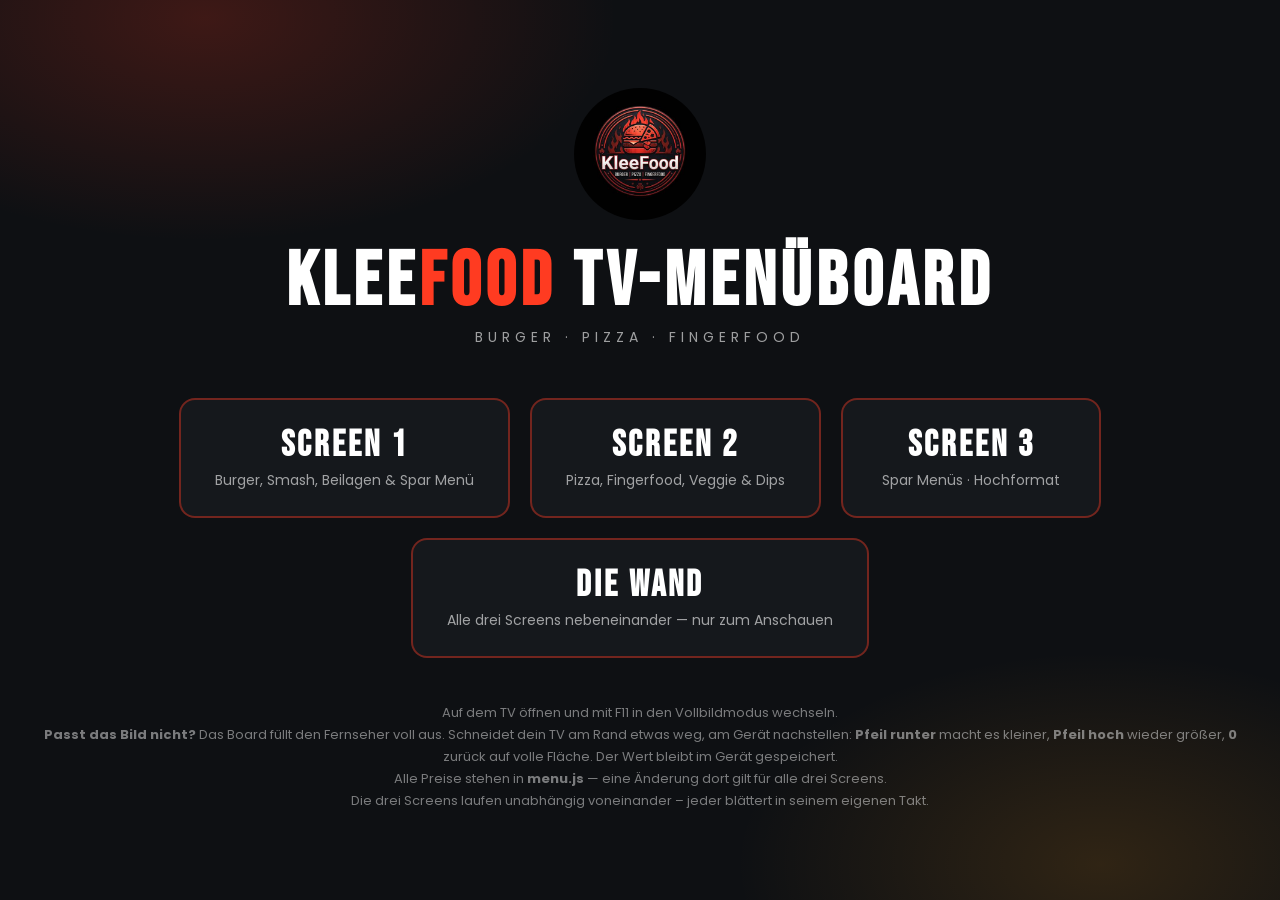
<file: index.html>
<!DOCTYPE html>
<html lang="de">
<head>
<meta charset="UTF-8">
<title>KLEEFOOD TV-Menüboard</title>
<link href="https://fonts.googleapis.com/css2?family=Bebas+Neue&family=Montserrat:wght@900&family=Poppins:wght@300;600&display=swap" rel="stylesheet">
<style>
  *{margin:0;padding:0;box-sizing:border-box}
  body{min-height:100vh;display:flex;align-items:center;justify-content:center;
       background:#0e1013;color:#fff;font-family:'Poppins',system-ui,Arial,sans-serif;padding:40px;
       background-image:radial-gradient(52% 40% at 16% 2%,rgba(255,59,33,.20),transparent 62%),
                        radial-gradient(46% 38% at 86% 96%,rgba(255,159,28,.14),transparent 62%)}
  .mitte{text-align:center}
  img.logo{width:132px;height:132px;border-radius:50%;object-fit:cover;margin-bottom:18px}
  h1{font-family:'Bebas Neue',sans-serif;font-size:76px;letter-spacing:5px;line-height:1}
  h1 em{font-style:normal;color:#FF3B21}
  p.unter{color:rgba(255,255,255,.6);letter-spacing:5px;text-transform:uppercase;font-size:14px;margin-top:6px}
  .links{display:flex;flex-wrap:wrap;justify-content:center;margin-top:40px}
  a{display:block;padding:24px 34px;border-radius:16px;text-decoration:none;color:#fff;
    border:2px solid rgba(255,59,33,.4);background:#15181c;margin:10px;min-width:260px;
    transition:transform .3s ease,border-color .3s ease}
  a:hover{transform:translateY(-6px);border-color:#FF3B21}
  a b{font-family:'Bebas Neue',sans-serif;font-size:36px;letter-spacing:3px;display:block}
  a span{font-size:14px;color:rgba(255,255,255,.6)}
  .hinweis{margin-top:34px;font-size:13px;color:rgba(255,255,255,.45);line-height:1.7}
</style>
</head>
<body>
<div class="mitte">
  <img class="logo" src="logo.jpg" alt="KleeFood">
  <h1>KLEE<em>FOOD</em> TV-MENÜBOARD</h1>
  <p class="unter">Burger · Pizza · Fingerfood</p>

  <div class="links">
    <a href="screen_left.html"><b>SCREEN 1</b><span>Burger, Smash, Beilagen &amp; Spar Menü</span></a>
    <a href="screen_right.html"><b>SCREEN 2</b><span>Pizza, Fingerfood, Veggie &amp; Dips</span></a>
    <a href="screen_portrait.html"><b>SCREEN 3</b><span>Spar Menüs · Hochformat</span></a>
    <a href="wand.html"><b>DIE WAND</b><span>Alle drei Screens nebeneinander — nur zum Anschauen</span></a>
  </div>

  <p class="hinweis">
    Auf dem TV öffnen und mit F11 in den Vollbildmodus wechseln.<br>
    <b>Passt das Bild nicht?</b> Das Board füllt den Fernseher voll aus. Schneidet dein TV am Rand etwas weg, am Gerät nachstellen: <b>Pfeil runter</b> macht es kleiner, <b>Pfeil hoch</b> wieder größer, <b>0</b> zurück auf volle Fläche. Der Wert bleibt im Gerät gespeichert.<br>
    Alle Preise stehen in <b>menu.js</b> — eine Änderung dort gilt für alle drei Screens.<br>
    Die drei Screens laufen unabhängig voneinander – jeder blättert in seinem eigenen Takt.
  </p>
</div>
</body>
</html>
</file>
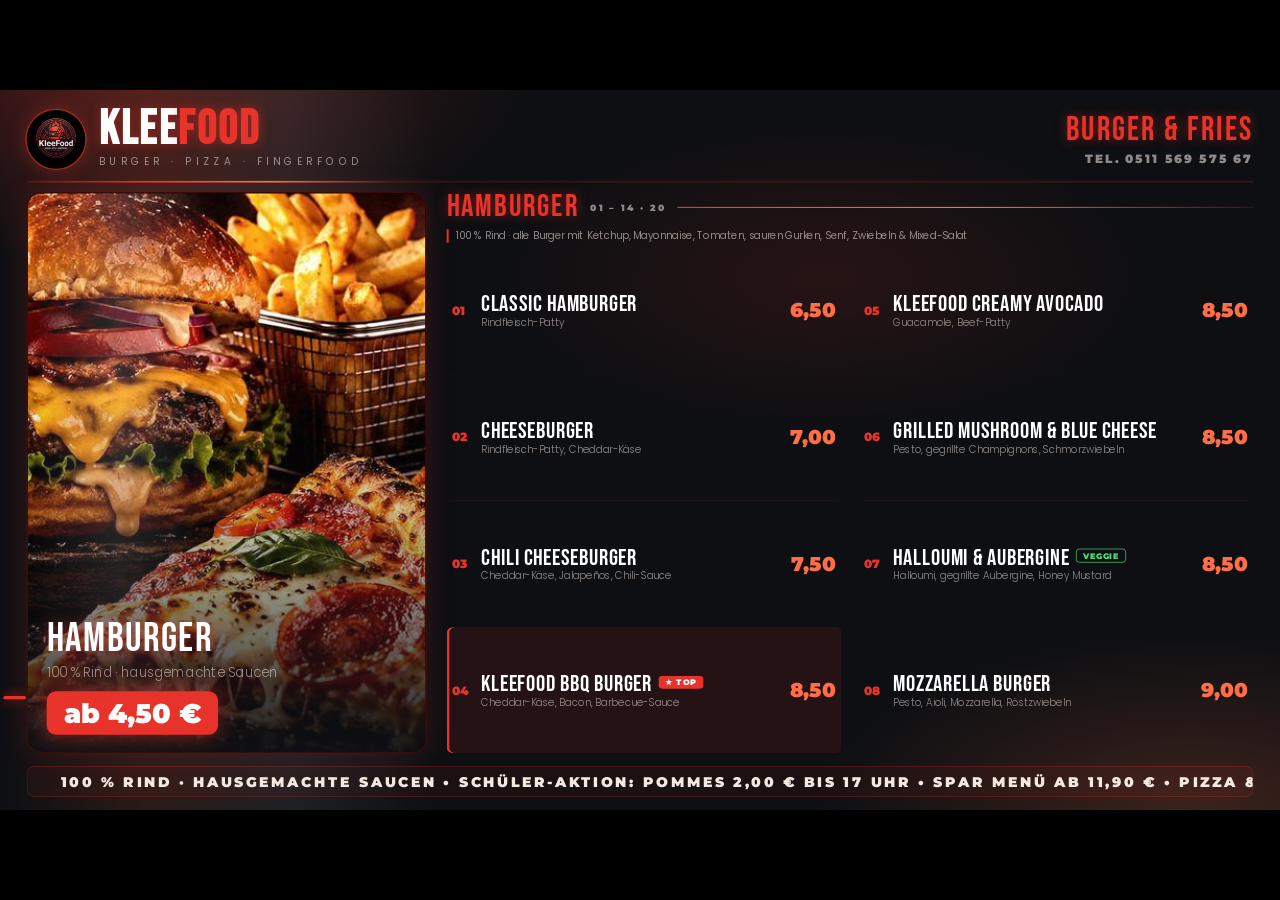
<file: screen_left.html>
<!DOCTYPE html>
<html lang="de">
<head>
<meta charset="UTF-8">
<title>KLEEFOOD – Screen 1 – Burger &amp; Fries</title>
<link href="https://fonts.googleapis.com/css2?family=Bebas+Neue&family=Montserrat:wght@800;900&family=Poppins:wght@300;500;600&display=swap" rel="stylesheet">
<link rel="stylesheet" href="board.css">
</head>
<body>

<!-- SCREEN 1 (1920x1080) – Burger, Smash, Beilagen
     Magazin-Aufbau: links ein großes Foto, rechts die Liste in zwei Spalten.
     Dieser Screen läuft für sich, unabhängig von den anderen beiden.
     Inhalte und Preise stehen in menu.js, das Aussehen in board.css       -->

<div id="stage" class="quer">
  <div id="glut"></div>
  <div id="streifen"></div>

  <header>
    <img class="logo" src="logo.jpg" alt="KleeFood">
    <div class="marke">
      <h1>KLEE<em>FOOD</em></h1>
      <p>Burger · Pizza · Fingerfood</p>
    </div>
    <div class="kopf-rechts">
      <div class="gross">BURGER &amp; FRIES</div>
      <div class="klein" id="tel"></div>
    </div>
  </header>
  <div class="kopflinie"><i></i></div>

  <div id="seiten"></div>
  <div id="punkte"></div>

  <footer><div id="laufband"></div></footer>
</div>

<script>var SEITE_S = 13;</script>
<script src="menu.js"></script>
<script src="board.js"></script>
<script>
document.getElementById('tel').textContent = TELEFON;
document.getElementById('laufband').innerHTML = laufband(TICKER.links);

starten([
  /* Seite 1 – Hamburger 01 bis 08 */
  seite(foto('fotos/hero.jpg', 'HAMBURGER', '100 % Rind · hausgemachte Saucen', 'ab 4,50 €'),
        block(MENU.hamburger, 0, 8)),

  /* Seite 2 – Hamburger 09 bis 20 */
  seite(foto('fotos/menu2.jpg', 'DOUBLE SMASH', 'Zwei Patties · Cheddar · Pommes', 'ab 6,00 €'),
        block(MENU.hamburger, 8)),

  /* Seite 3 – Smash Burger und die Schüler-Aktion */
  seite(foto('fotos/menu1.jpg', 'SMASH BURGER', 'Frisch auf der Platte gepresst', 'ab 4,50 €'),
        blockEinspaltig(MENU.smash) + aktionBlock()),

  /* Seite 4 – Beilagen */
  seite(foto('fotos/menu3.jpg', 'BEILAGEN', 'Pommes, Wedges & mehr', 'ab 3,00 €'),
        block(MENU.beilagen))
]);
</script>
</body>
</html>
</file>
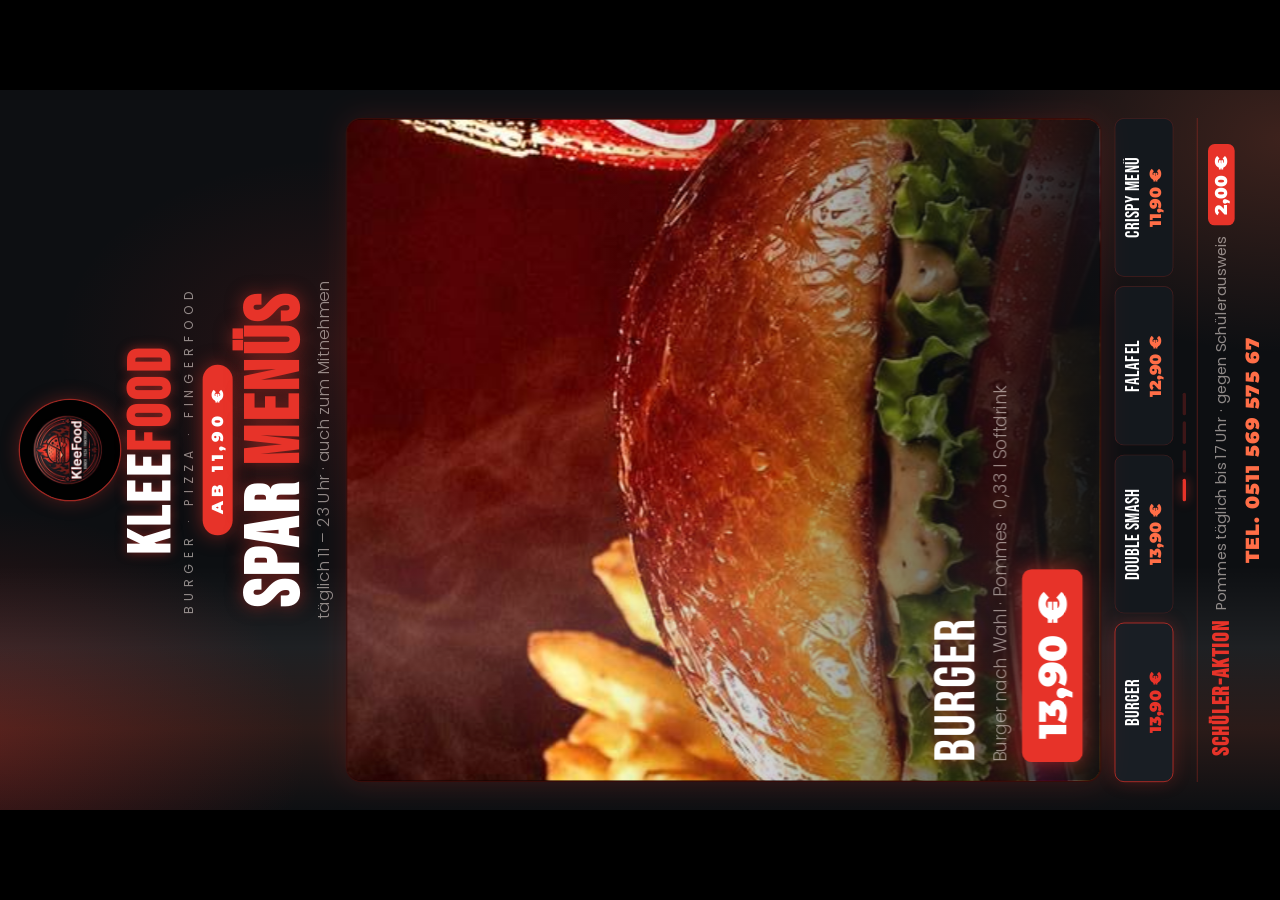
<file: screen_portrait.html>
<!DOCTYPE html>
<html lang="de">
<head>
<meta charset="UTF-8">
<title>KLEEFOOD – Screen 3 – Spar Menüs</title>
<link href="https://fonts.googleapis.com/css2?family=Bebas+Neue&family=Montserrat:wght@800;900&family=Poppins:wght@300;500;600&display=swap" rel="stylesheet">
<link rel="stylesheet" href="board.css">
</head>
<body>

<!-- SCREEN 3 (1080x1920, Hochformat) – die Spar Menüs
     Magazin-Aufbau hochkant: oben das große Foto, darunter die übrigen Menüs.
     Dieser Screen läuft für sich, unabhängig von den anderen beiden.
     Querformat-Signal? Dann dreht sich die Bühne auf 270°, Taste "R" kehrt um.
     Inhalte und Preise stehen in menu.js, das Aussehen in board.css       -->

<div id="stage" class="hoch">
  <div id="glut"></div>
  <div id="streifen"></div>

  <header>
    <img class="logo" src="logo.jpg" alt="KleeFood">
    <div class="marke">
      <h1>KLEE<em>FOOD</em></h1>
      <p>Burger · Pizza · Fingerfood</p>
    </div>
  </header>

  <div class="hochtitel">
    <div class="ab" id="ab"></div>
    <h2>SPAR <em>MENÜS</em></h2>
    <p id="info"></p>
  </div>

  <div id="seiten"></div>
  <div id="punkte"></div>

  <div id="hochfuss">
    <div class="zeile1" id="aktion"></div>
    <div class="tel" id="tel"></div>
  </div>
</div>

<script>var SEITE_S = 11;</script>
<script src="menu.js"></script>
<script src="board.js"></script>
<script>
document.getElementById('ab').textContent   = SPAR.ab.toUpperCase();
document.getElementById('info').textContent = SPAR.info;
document.getElementById('tel').textContent  = TELEFON;
document.getElementById('aktion').innerHTML =
  '<b>' + AKTION.titel + '</b>Pommes ' + AKTION.info + '<span>' + AKTION.preis + '</span>';

/* Je Seite ein Menü groß, die übrigen klein darunter */
starten([
  menueSeite(0),
  menueSeite(1),
  menueSeite(2),
  menueSeite(3)
]);
</script>
</body>
</html>
</file>
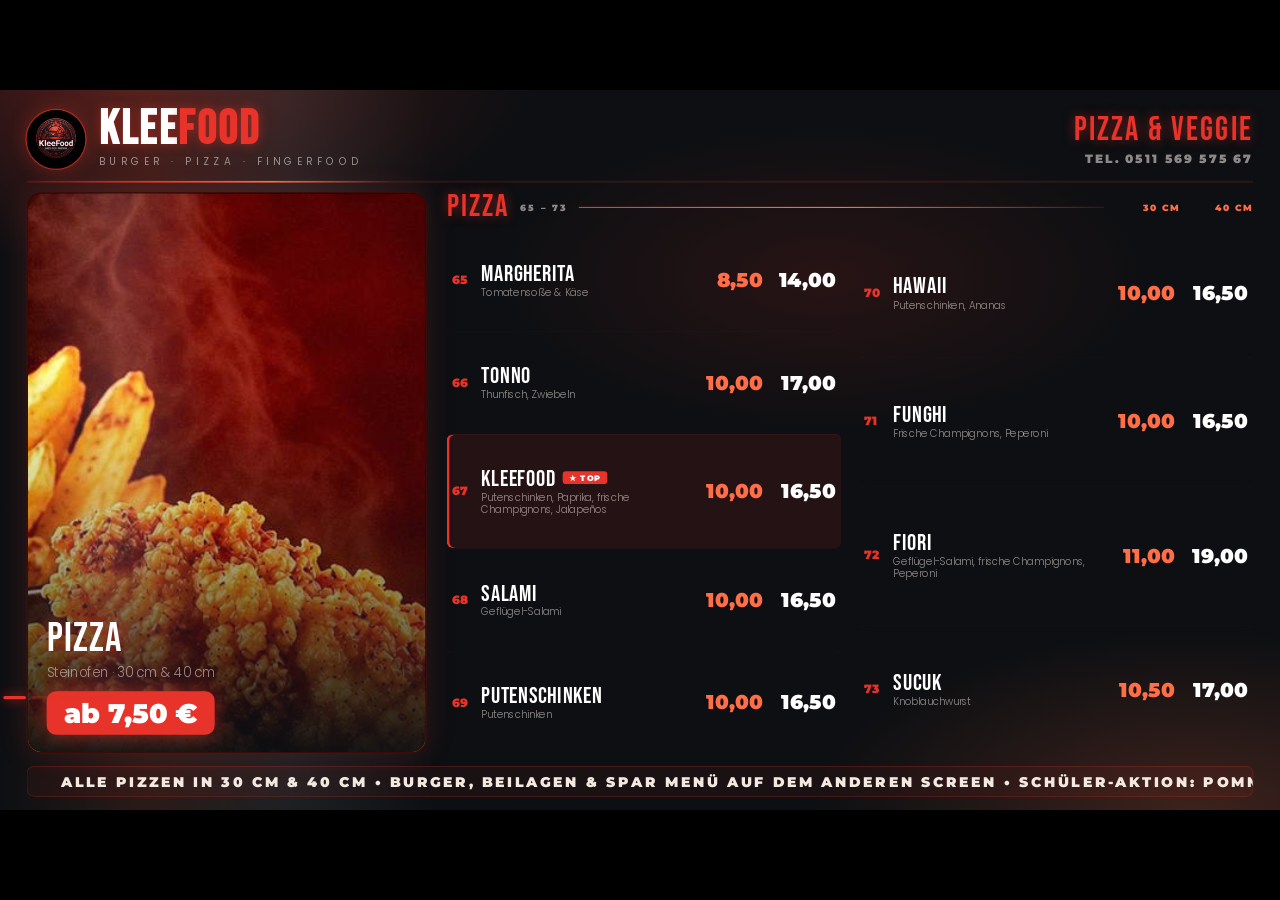
<file: screen_right.html>
<!DOCTYPE html>
<html lang="de">
<head>
<meta charset="UTF-8">
<title>KLEEFOOD – Screen 2 – Pizza &amp; Veggie</title>
<link href="https://fonts.googleapis.com/css2?family=Bebas+Neue&family=Montserrat:wght@800;900&family=Poppins:wght@300;500;600&display=swap" rel="stylesheet">
<link rel="stylesheet" href="board.css">
</head>
<body>

<!-- SCREEN 2 (1920x1080) – Pizza, Fingerfood, Vegetarisch, Dips
     Magazin-Aufbau: links ein großes Foto, rechts die Liste in zwei Spalten.
     Dieser Screen läuft für sich, unabhängig von den anderen beiden.
     Inhalte und Preise stehen in menu.js, das Aussehen in board.css       -->

<div id="stage" class="quer">
  <div id="glut"></div>
  <div id="streifen"></div>

  <header>
    <img class="logo" src="logo.jpg" alt="KleeFood">
    <div class="marke">
      <h1>KLEE<em>FOOD</em></h1>
      <p>Burger · Pizza · Fingerfood</p>
    </div>
    <div class="kopf-rechts">
      <div class="gross">PIZZA &amp; VEGGIE</div>
      <div class="klein" id="tel"></div>
    </div>
  </header>
  <div class="kopflinie"><i></i></div>

  <div id="seiten"></div>
  <div id="punkte"></div>

  <footer><div id="laufband"></div></footer>
</div>

<script>var SEITE_S = 15;</script>
<script src="menu.js"></script>
<script src="board.js"></script>
<script>
document.getElementById('tel').textContent = TELEFON;
document.getElementById('laufband').innerHTML = laufband(TICKER.rechts);

starten([
  /* Seite 1 – Pizza 65 bis 73 */
  seite(foto('fotos/menu4.jpg', 'PIZZA', 'Steinofen · 30 cm & 40 cm', 'ab 7,50 €'),
        block(MENU.pizzaA)),

  /* Seite 2 – Pizza 74 bis 82 */
  seite(foto('fotos/hero.jpg', 'PIZZA SPEZIAL', 'Reichlich belegt · 30 cm & 40 cm', 'ab 7,50 €'),
        block(MENU.pizzaB)),

  /* Seite 3 – Fingerfood */
  seite(foto('fotos/menu3.jpg', 'FINGERFOOD', 'Klein oder groß · zum Teilen', 'ab 5,00 €'),
        block(MENU.fingerfood)),

  /* Seite 4 – Vegetarisch und die Dips */
  seite(foto('fotos/menu2.jpg', 'VEGETARISCH', 'Falafel, Halloumi & mehr', 'ab 6,50 €'),
        blockEinspaltig(MENU.vegetarisch) + dipBlock(MENU.dips))
]);
</script>
</body>
</html>
</file>
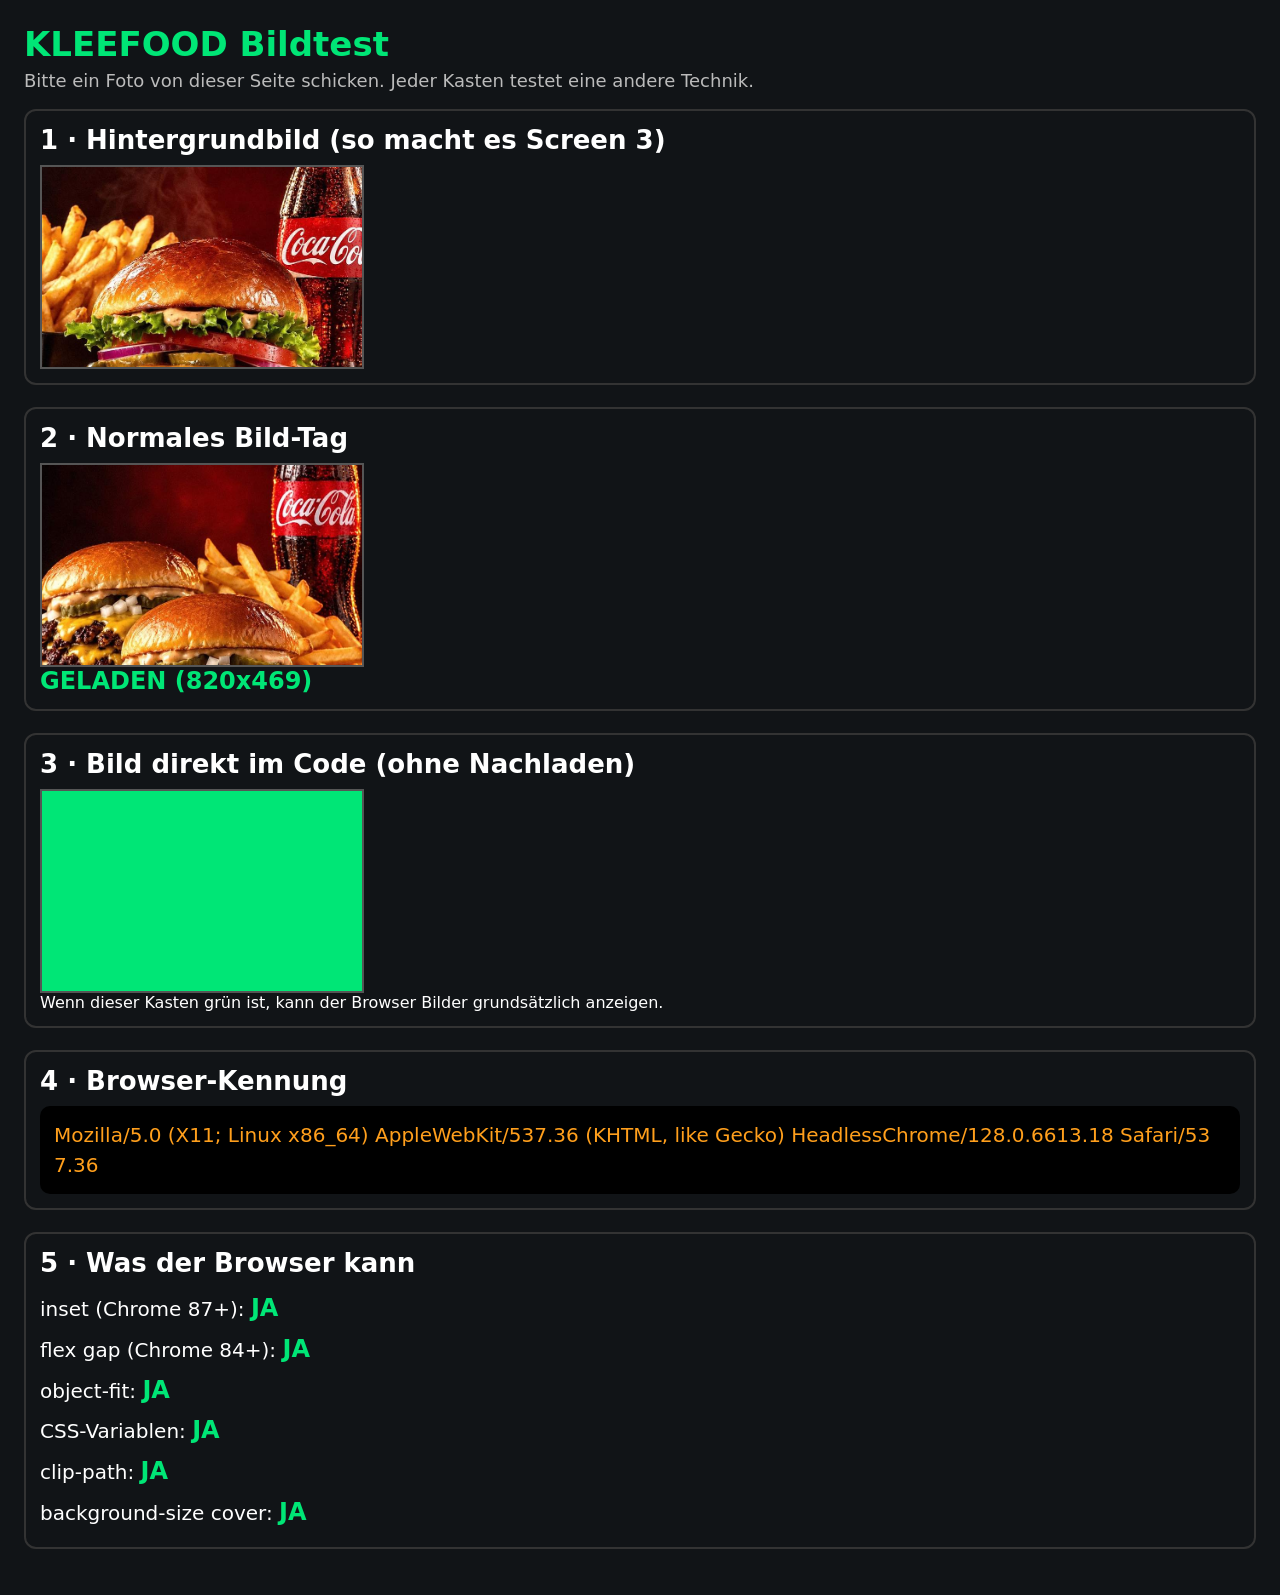
<file: test.html>
<!DOCTYPE html>
<html lang="de">
<head>
<meta charset="UTF-8">
<meta name="viewport" content="width=device-width, initial-scale=1">
<title>KLEEFOOD – Bildtest</title>
<style>
  body{margin:0;background:#111417;color:#fff;font-family:system-ui,Arial,sans-serif;padding:24px;}
  h1{font-size:34px;margin:0 0 6px;color:#00E676;}
  p.l{font-size:18px;color:#bbb;margin:0 0 18px;}
  .row{margin-bottom:22px;border:2px solid #333;border-radius:12px;padding:14px;}
  .row h2{font-size:26px;margin:0 0 10px;}
  .box{width:320px;height:200px;background:#000;border:2px solid #555;}
  .bg{background-position:center;background-size:cover;background-repeat:no-repeat;}
  .ok{color:#00E676;font-weight:bold;font-size:24px;}
  .bad{color:#FF3B21;font-weight:bold;font-size:24px;}
  #ua{font-size:20px;line-height:1.5;word-break:break-all;background:#000;padding:14px;border-radius:10px;color:#FF9F1C;}
  img{display:block;}
</style>
</head>
<body>
<h1>KLEEFOOD Bildtest</h1>
<p class="l">Bitte ein Foto von dieser Seite schicken. Jeder Kasten testet eine andere Technik.</p>

<div class="row">
  <h2>1 · Hintergrundbild (so macht es Screen 3)</h2>
  <div class="box bg" id="b1" style="background-image:url(fotos/menu1.jpg)"></div>
</div>

<div class="row">
  <h2>2 · Normales Bild-Tag</h2>
  <img class="box" id="b2" src="fotos/menu2.jpg" alt="">
  <div id="s2">lädt …</div>
</div>

<div class="row">
  <h2>3 · Bild direkt im Code (ohne Nachladen)</h2>
  <img class="box" id="b3" alt=""
    src="[data-uri]">
  <div>Wenn dieser Kasten grün ist, kann der Browser Bilder grundsätzlich anzeigen.</div>
</div>

<div class="row">
  <h2>4 · Browser-Kennung</h2>
  <div id="ua"></div>
</div>

<div class="row">
  <h2>5 · Was der Browser kann</h2>
  <div id="feat" style="font-size:20px;line-height:1.7"></div>
</div>

<script>
document.getElementById('ua').textContent = navigator.userAgent;

var img2 = document.getElementById('b2');
img2.onload  = function(){ document.getElementById('s2').innerHTML = '<span class="ok">GELADEN (' + img2.naturalWidth + 'x' + img2.naturalHeight + ')</span>'; };
img2.onerror = function(){ document.getElementById('s2').innerHTML = '<span class="bad">FEHLER beim Laden</span>'; };

function can(prop, val){
  try { var d = document.createElement('div'); d.style[prop] = val; return !!d.style[prop]; }
  catch(e){ return false; }
}
var tests = [
  ['inset (Chrome 87+)',        can('inset','0px')],
  ['flex gap (Chrome 84+)',     can('gap','10px')],
  ['object-fit',                can('objectFit','cover')],
  ['CSS-Variablen',             window.CSS && CSS.supports && CSS.supports('--a','0')],
  ['clip-path',                 can('clipPath','inset(0)')],
  ['background-size cover',     can('backgroundSize','cover')]
];
document.getElementById('feat').innerHTML = tests.map(function(t){
  return t[0] + ': ' + (t[1] ? '<span class="ok">JA</span>' : '<span class="bad">NEIN</span>');
}).join('<br>');
</script>
</body>
</html>
</file>
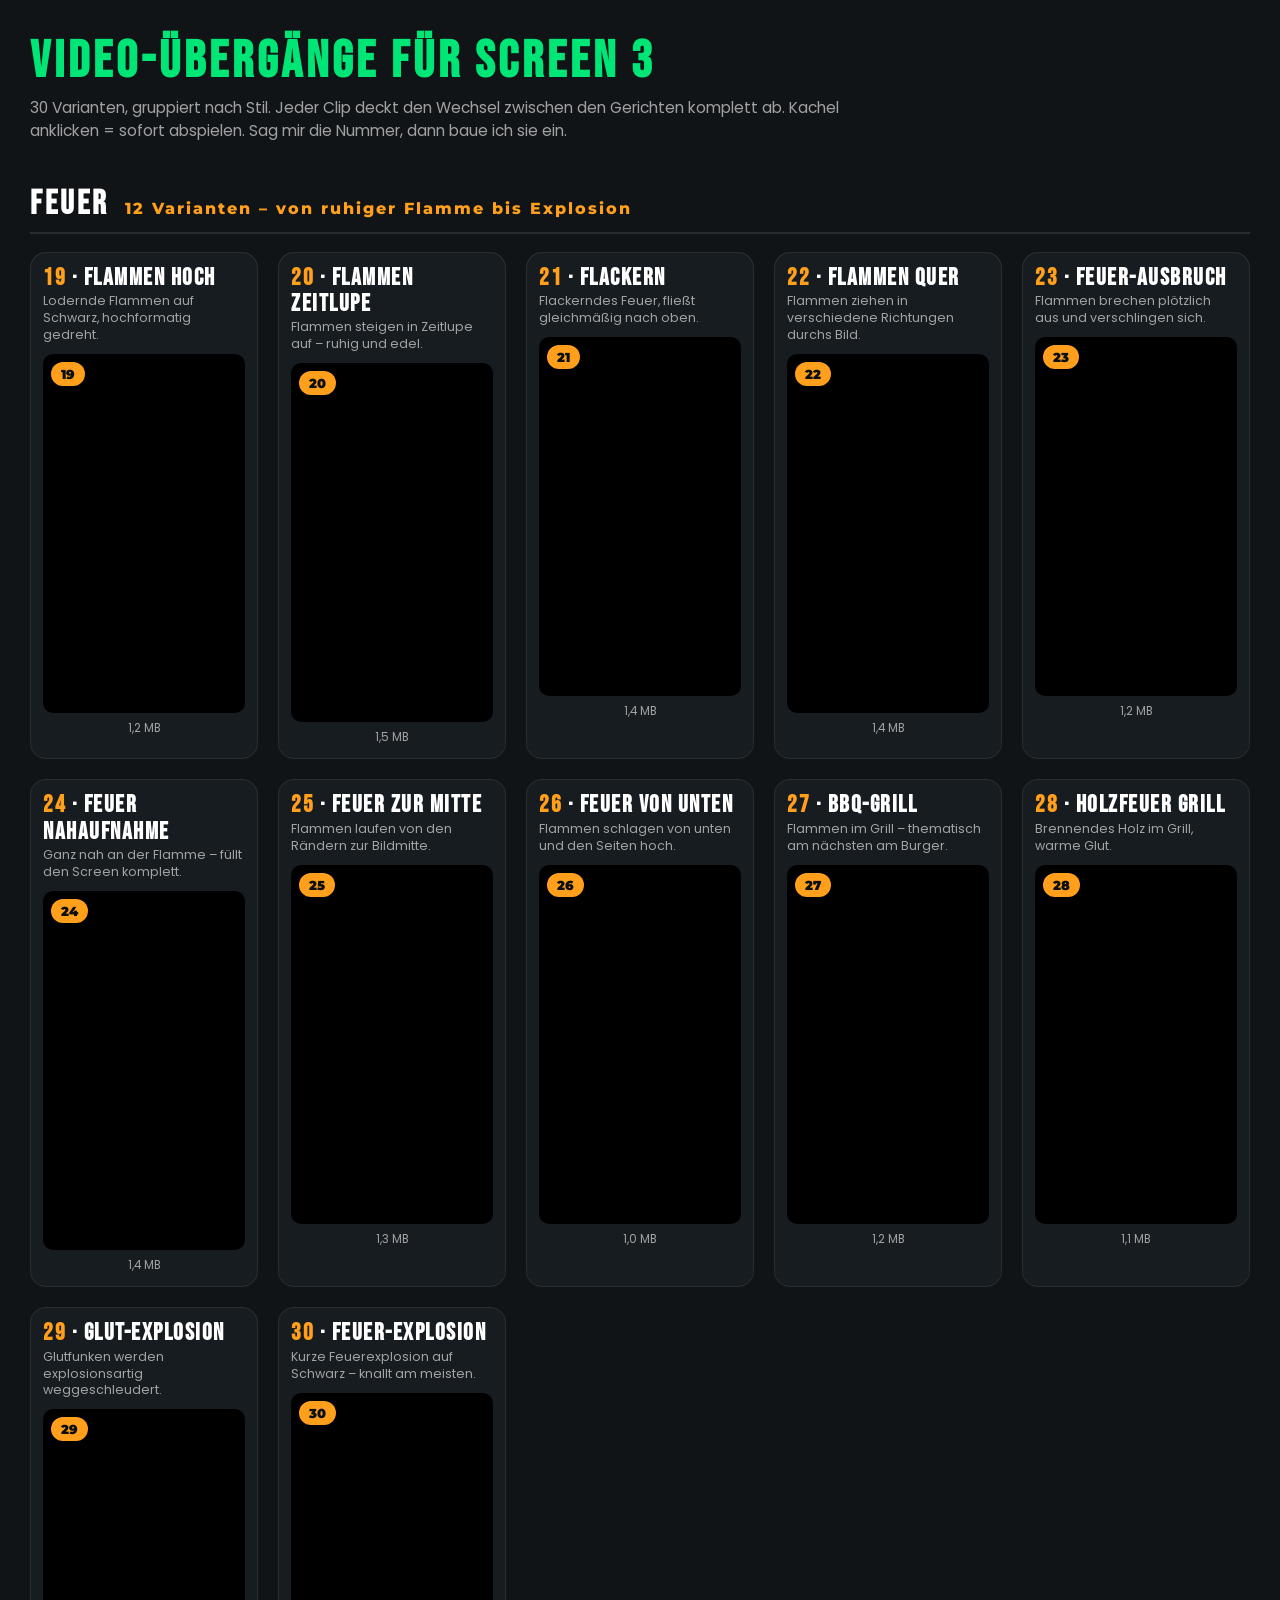
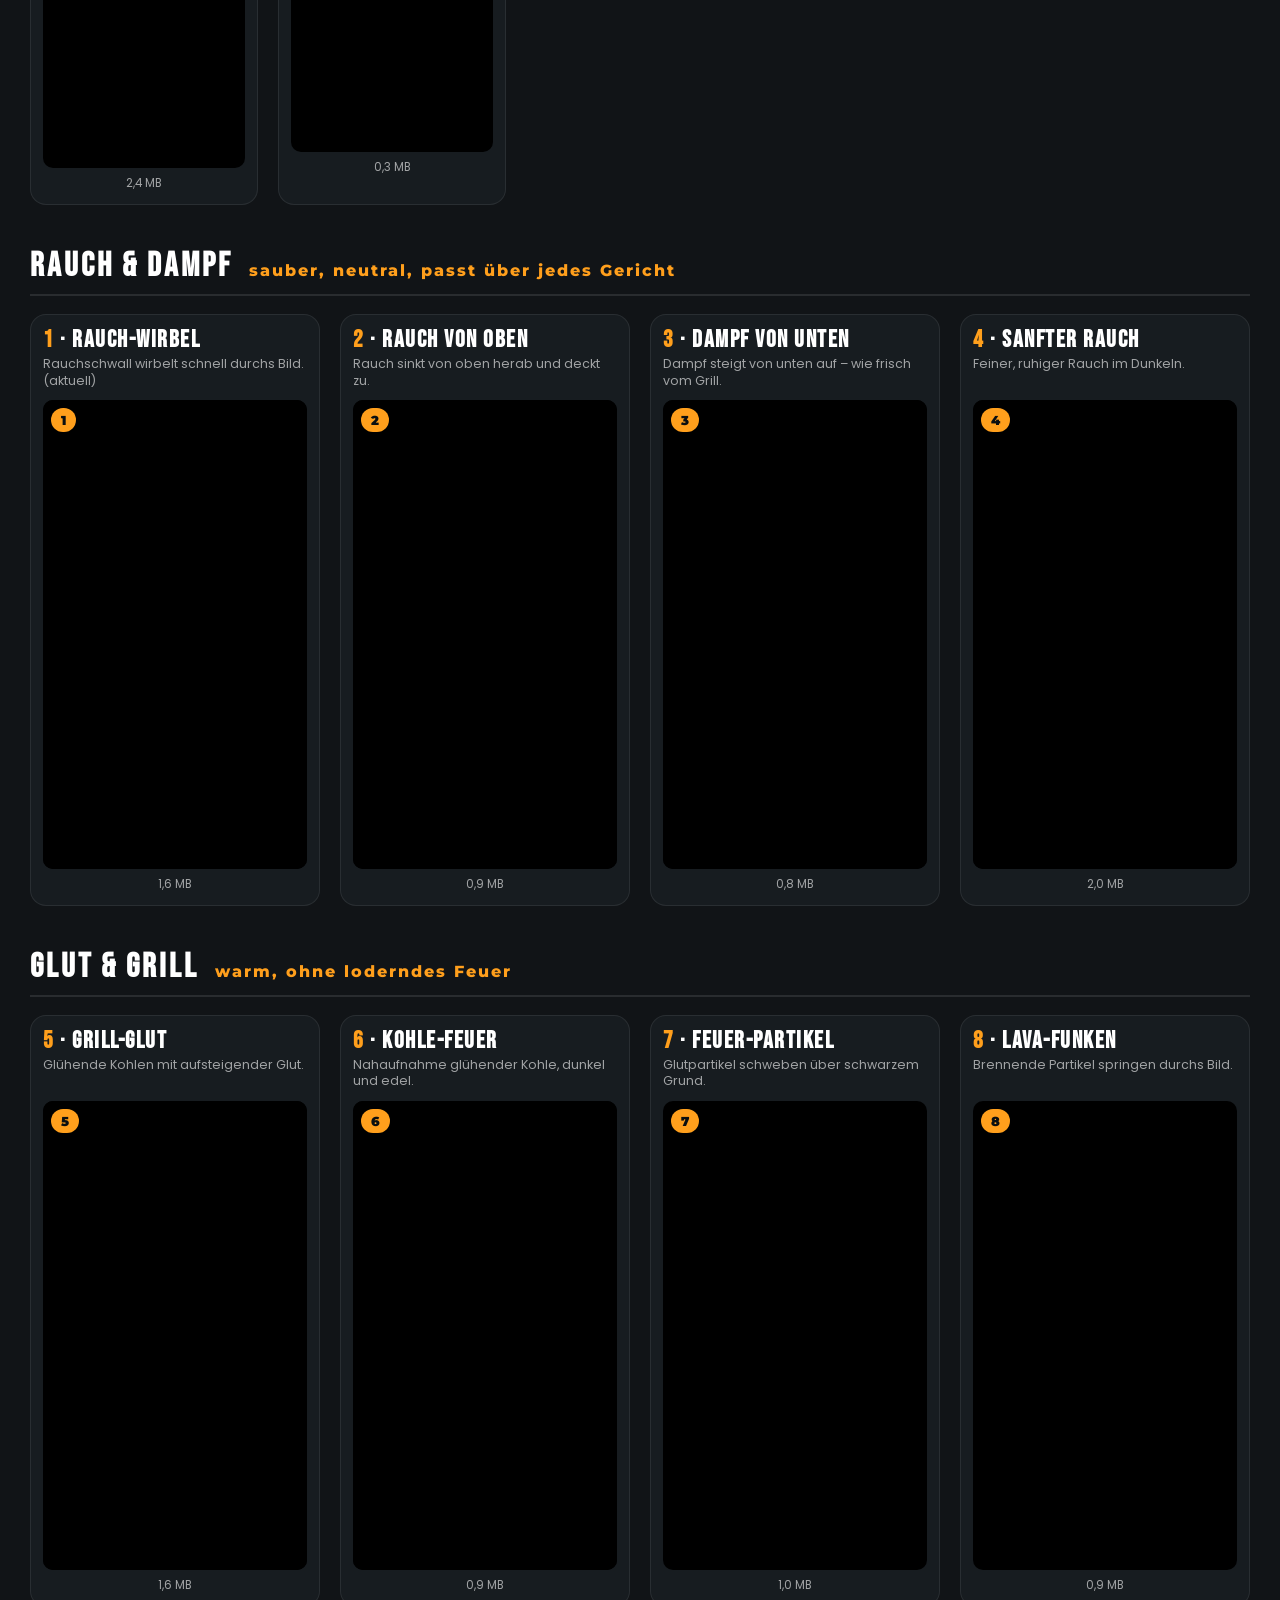
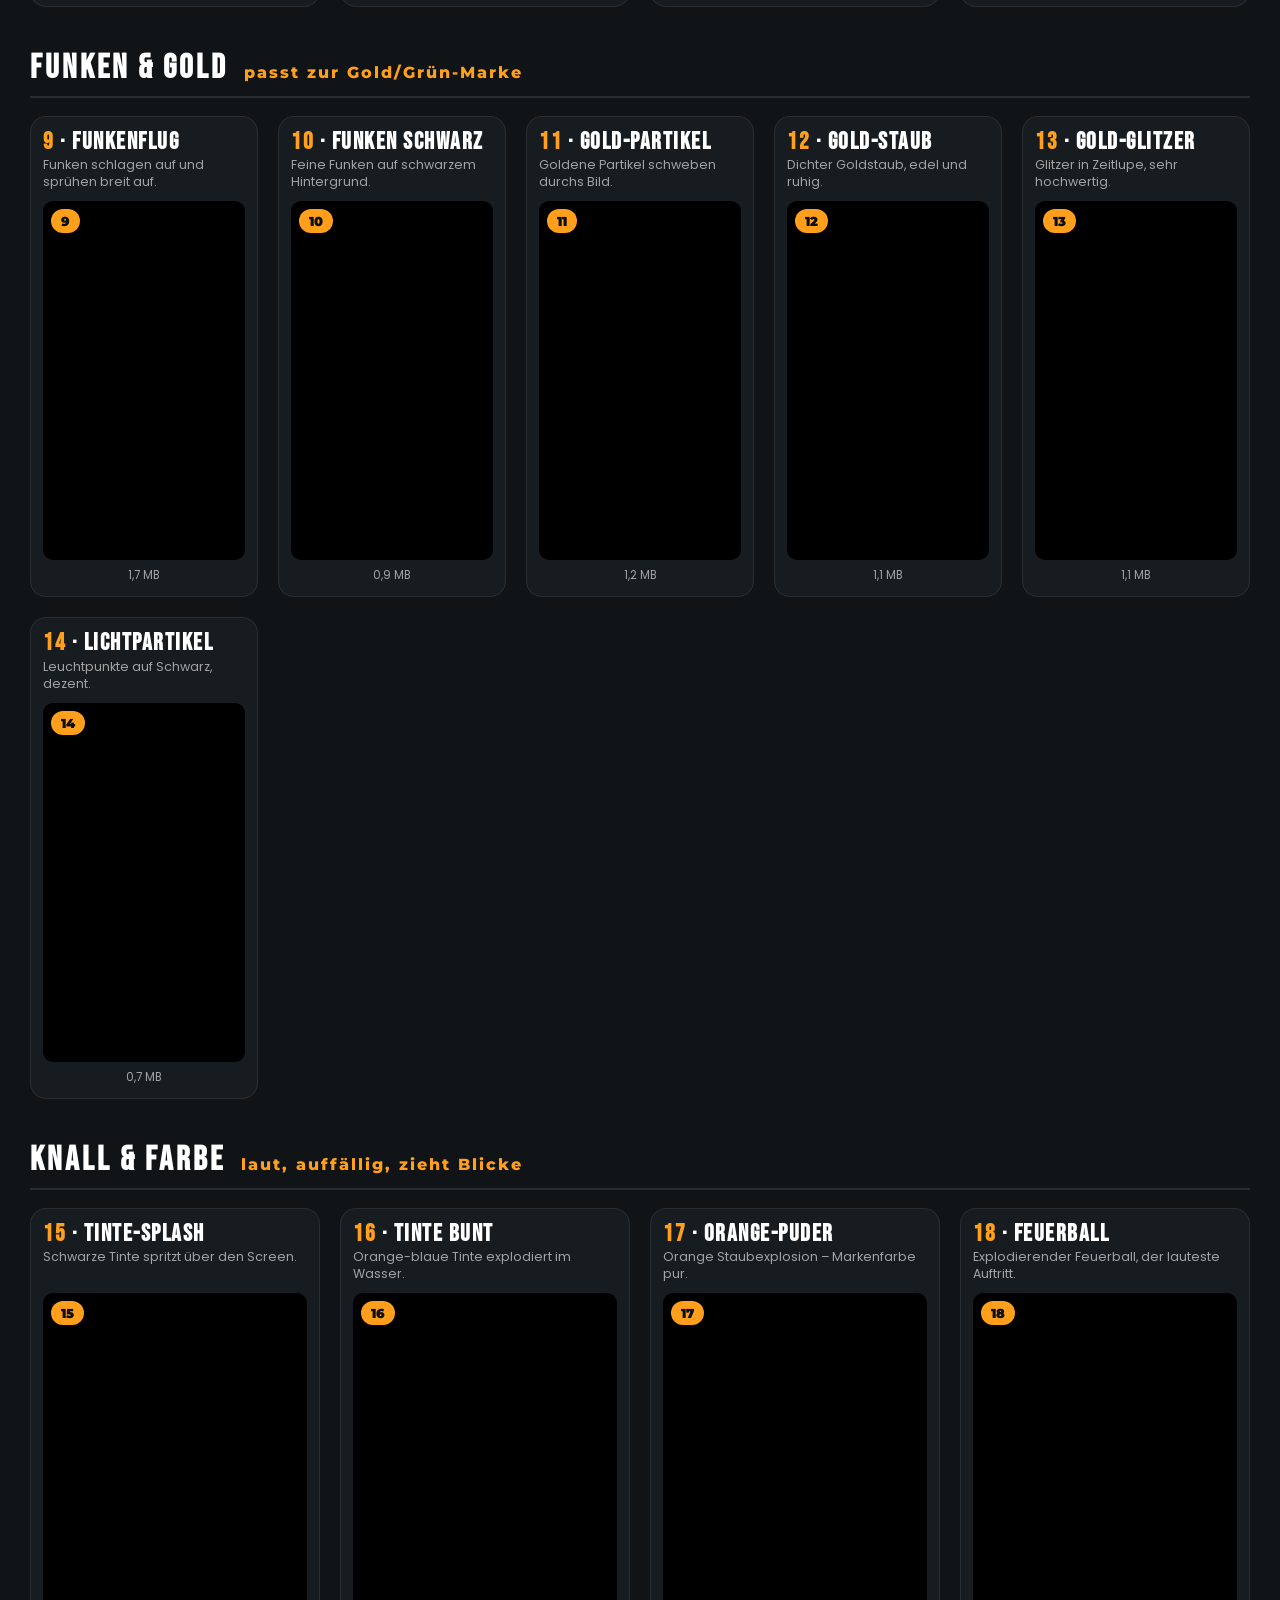
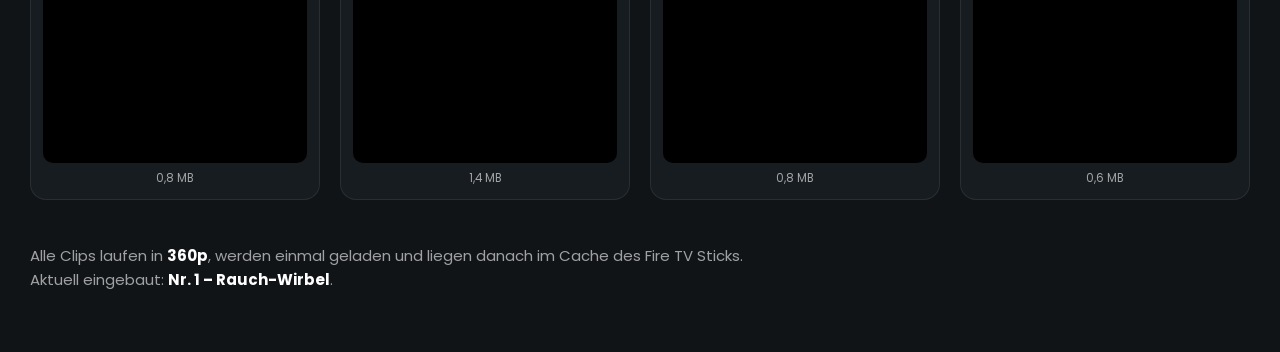
<file: uebergaenge.html>
<!DOCTYPE html>
<html lang="de">
<head>
<meta charset="UTF-8">
<meta name="viewport" content="width=device-width, initial-scale=1">
<title>KLEEFOOD – Video-Übergänge zur Auswahl</title>
<link href="https://fonts.googleapis.com/css2?family=Bebas+Neue&family=Montserrat:wght@800;900&family=Poppins:wght@300;600&display=swap" rel="stylesheet">
<style>
/* =======================================================================
   AUSWAHL-SEITE: 30 Video-Übergänge für Screen 3, nach Stil gruppiert.
   Jede Kachel spielt in Schleife · Klick = sofort abspielen.
   ======================================================================= */
:root{--bg:#111417;--green:#00E676;--gold:#FF9F1C;--muted:rgba(255,255,255,.6);}
*{margin:0;padding:0;box-sizing:border-box;}
body{background:var(--bg);color:#fff;font-family:'Poppins',system-ui,sans-serif;padding:36px 30px 60px;}
h1{font-family:'Bebas Neue',sans-serif;font-size:52px;letter-spacing:4px;color:var(--green);line-height:1;}
.lead{color:var(--muted);margin-top:8px;font-size:15.5px;max-width:860px;line-height:1.5;}

h3{
  font-family:'Bebas Neue',sans-serif;font-size:34px;letter-spacing:3px;margin:40px 0 4px;
  border-bottom:2px solid rgba(255,255,255,.10);padding-bottom:8px;
}
h3 span{color:var(--gold);font-size:16px;letter-spacing:2px;font-family:'Montserrat',sans-serif;font-weight:800;}

.grid{display:grid;grid-template-columns:repeat(auto-fit,minmax(196px,1fr));gap:20px;margin-top:18px;max-width:1600px;}
.card{background:#171c20;border:1.5px solid rgba(255,255,255,.08);border-radius:16px;padding:12px;}
.card h2{font-family:'Bebas Neue',sans-serif;font-size:24px;letter-spacing:1.5px;line-height:1.1;}
.card h2 b{color:var(--gold);}
.card p{font-size:12.5px;color:var(--muted);margin:2px 0 10px;line-height:1.35;min-height:34px;}

.screen{position:relative;width:100%;aspect-ratio:9/16;border-radius:10px;overflow:hidden;background:#000;cursor:pointer;}
.layer{position:absolute;inset:0;background-size:cover;background-position:center;}
.clip{position:absolute;inset:0;width:100%;height:100%;object-fit:cover;z-index:5;opacity:0;transition:opacity .2s linear;background:#000;}
.screen.go .clip{opacity:1;}
.num{
  position:absolute;left:8px;top:8px;z-index:6;font-family:'Montserrat',sans-serif;font-weight:900;font-size:13px;
  background:var(--gold);color:#0b0f11;padding:4px 10px;border-radius:99px;
}
.size{font-size:11.5px;color:var(--muted);margin-top:7px;text-align:center;}
.foot{margin-top:44px;color:var(--muted);font-size:15px;line-height:1.6;}
.foot b{color:#fff;}
</style>
</head>
<body>

<h1>VIDEO-ÜBERGÄNGE FÜR SCREEN 3</h1>
<p class="lead">30 Varianten, gruppiert nach Stil. Jeder Clip deckt den Wechsel zwischen den Gerichten komplett ab.
Kachel anklicken = sofort abspielen. Sag mir die Nummer, dann baue ich sie ein.</p>

<div id="out"></div>

<p class="foot">Alle Clips laufen in <b>360p</b>, werden einmal geladen und liegen danach im Cache des Fire TV Sticks.<br>
Aktuell eingebaut: <b>Nr. 1 – Rauch-Wirbel</b>.</p>

<script>
/* Vorschaubilder */
const IMG_A = "https://images.unsplash.com/photo-1568901346375-23c9450c58cd?auto=format&fit=crop&w=520&q=70";
const IMG_B = "https://images.unsplash.com/photo-1604382354936-07c5d9983bd3?auto=format&fit=crop&w=520&q=70";

/* Gruppen mit Clips · vid = Mixkit-ID · start = Startsekunde · ms = Dauer */
const GROUPS = [
  { title:"FEUER", note:"12 Varianten – von ruhiger Flamme bis Explosion", items:[
    {n:19, name:"Flammen hoch",   vid:52284, start:1.0, ms:1600, mb:"1,2", desc:"Lodernde Flammen auf Schwarz, hochformatig gedreht."},
    {n:20, name:"Flammen Zeitlupe",vid:52289,start:1.5, ms:1700, mb:"1,5", desc:"Flammen steigen in Zeitlupe auf – ruhig und edel."},
    {n:21, name:"Flackern",       vid:52294, start:1.2, ms:1600, mb:"1,4", desc:"Flackerndes Feuer, fließt gleichmäßig nach oben."},
    {n:22, name:"Flammen quer",   vid:52297, start:1.0, ms:1600, mb:"1,4", desc:"Flammen ziehen in verschiedene Richtungen durchs Bild."},
    {n:23, name:"Feuer-Ausbruch", vid:52304, start:0.6, ms:1500, mb:"1,2", desc:"Flammen brechen plötzlich aus und verschlingen sich."},
    {n:24, name:"Feuer Nahaufnahme",vid:52312,start:1.2,ms:1600, mb:"1,4", desc:"Ganz nah an der Flamme – füllt den Screen komplett."},
    {n:25, name:"Feuer zur Mitte",vid:3757,  start:0.8, ms:1500, mb:"1,3", desc:"Flammen laufen von den Rändern zur Bildmitte."},
    {n:26, name:"Feuer von unten",vid:3760,  start:0.8, ms:1500, mb:"1,0", desc:"Flammen schlagen von unten und den Seiten hoch."},
    {n:27, name:"BBQ-Grill",      vid:2780,  start:1.0, ms:1600, mb:"1,2", desc:"Flammen im Grill – thematisch am nächsten am Burger."},
    {n:28, name:"Holzfeuer Grill",vid:7441,  start:1.0, ms:1600, mb:"1,1", desc:"Brennendes Holz im Grill, warme Glut."},
    {n:29, name:"Glut-Explosion", vid:48299, start:0.4, ms:1400, mb:"2,4", desc:"Glutfunken werden explosionsartig weggeschleudert."},
    {n:30, name:"Feuer-Explosion",vid:38818, start:0.2, ms:1300, mb:"0,3", desc:"Kurze Feuerexplosion auf Schwarz – knallt am meisten."}
  ]},
  { title:"RAUCH & DAMPF", note:"sauber, neutral, passt über jedes Gericht", items:[
    {n:1,  name:"Rauch-Wirbel",   vid:50951, start:0.6, ms:1600, mb:"1,6", desc:"Rauchschwall wirbelt schnell durchs Bild. (aktuell)"},
    {n:2,  name:"Rauch von oben", vid:32110, start:0.5, ms:1600, mb:"0,9", desc:"Rauch sinkt von oben herab und deckt zu."},
    {n:3,  name:"Dampf von unten",vid:32101, start:0.8, ms:1600, mb:"0,8", desc:"Dampf steigt von unten auf – wie frisch vom Grill."},
    {n:4,  name:"Sanfter Rauch",  vid:12496, start:1.2, ms:1700, mb:"2,0", desc:"Feiner, ruhiger Rauch im Dunkeln."}
  ]},
  { title:"GLUT & GRILL", note:"warm, ohne loderndes Feuer", items:[
    {n:5,  name:"Grill-Glut",     vid:7090,  start:1.5, ms:1600, mb:"1,6", desc:"Glühende Kohlen mit aufsteigender Glut."},
    {n:6,  name:"Kohle-Feuer",    vid:3454,  start:1.0, ms:1600, mb:"0,9", desc:"Nahaufnahme glühender Kohle, dunkel und edel."},
    {n:7,  name:"Feuer-Partikel", vid:3460,  start:0.8, ms:1500, mb:"1,0", desc:"Glutpartikel schweben über schwarzem Grund."},
    {n:8,  name:"Lava-Funken",    vid:4426,  start:0.6, ms:1500, mb:"0,9", desc:"Brennende Partikel springen durchs Bild."}
  ]},
  { title:"FUNKEN & GOLD", note:"passt zur Gold/Grün-Marke", items:[
    {n:9,  name:"Funkenflug",     vid:30749, start:0.8, ms:1500, mb:"1,7", desc:"Funken schlagen auf und sprühen breit auf."},
    {n:10, name:"Funken schwarz", vid:3463,  start:0.7, ms:1500, mb:"0,9", desc:"Feine Funken auf schwarzem Hintergrund."},
    {n:11, name:"Gold-Partikel",  vid:46316, start:1.0, ms:1600, mb:"1,2", desc:"Goldene Partikel schweben durchs Bild."},
    {n:12, name:"Gold-Staub",     vid:14157, start:1.0, ms:1600, mb:"1,1", desc:"Dichter Goldstaub, edel und ruhig."},
    {n:13, name:"Gold-Glitzer",   vid:46317, start:1.0, ms:1600, mb:"1,1", desc:"Glitzer in Zeitlupe, sehr hochwertig."},
    {n:14, name:"Lichtpartikel",  vid:18142, start:0.8, ms:1500, mb:"0,7", desc:"Leuchtpunkte auf Schwarz, dezent."}
  ]},
  { title:"KNALL & FARBE", note:"laut, auffällig, zieht Blicke", items:[
    {n:15, name:"Tinte-Splash",   vid:505,   start:0.3, ms:1400, mb:"0,8", desc:"Schwarze Tinte spritzt über den Screen."},
    {n:16, name:"Tinte bunt",     vid:45675, start:0.5, ms:1500, mb:"1,4", desc:"Orange-blaue Tinte explodiert im Wasser."},
    {n:17, name:"Orange-Puder",   vid:51821, start:0.4, ms:1400, mb:"0,8", desc:"Orange Staubexplosion – Markenfarbe pur."},
    {n:18, name:"Feuerball",      vid:48305, start:0.2, ms:1300, mb:"0,6", desc:"Explodierender Feuerball, der lauteste Auftritt."}
  ]}
];

const out = document.getElementById('out');

GROUPS.forEach(g => {
  const h = document.createElement('h3');
  h.innerHTML = g.title + ' &nbsp;<span>' + g.note + '</span>';
  out.appendChild(h);

  const grid = document.createElement('div');
  grid.className = 'grid';
  out.appendChild(grid);

  g.items.forEach(c => {
    const card = document.createElement('div');
    card.className = 'card';
    card.innerHTML =
      '<h2><b>' + c.n + '</b> · ' + c.name + '</h2>' +
      '<p>' + c.desc + '</p>' +
      '<div class="screen">' +
        '<div class="layer" style="background-image:url(' + IMG_A + ')"></div>' +
        '<video class="clip" muted playsinline preload="metadata" ' +
               'src="https://assets.mixkit.co/videos/' + c.vid + '/' + c.vid + '-360.mp4"></video>' +
        '<div class="num">' + c.n + '</div>' +
      '</div>' +
      '<div class="size">' + c.mb + ' MB</div>';
    grid.appendChild(card);

    const scr = card.querySelector('.screen');
    const layer = card.querySelector('.layer');
    const vid = card.querySelector('.clip');
    let flip = false;

    vid.addEventListener('loadeddata', () => { vid.currentTime = c.start; });

    function run(){
      vid.currentTime = c.start;
      vid.play().catch(() => {});
      scr.classList.add('go');
      setTimeout(() => {
        flip = !flip;
        layer.style.backgroundImage = 'url(' + (flip ? IMG_B : IMG_A) + ')';
      }, c.ms * 0.45);
      setTimeout(() => scr.classList.remove('go'), c.ms);
      setTimeout(() => vid.pause(), c.ms + 300);
    }

    scr.onclick = run;
    setTimeout(run, 700 + c.n * 220);
    setInterval(run, 5200 + c.n * 130);   // versetzt, damit nie alle gleichzeitig laufen
  });
});
</script>
</body>
</html>
</file>
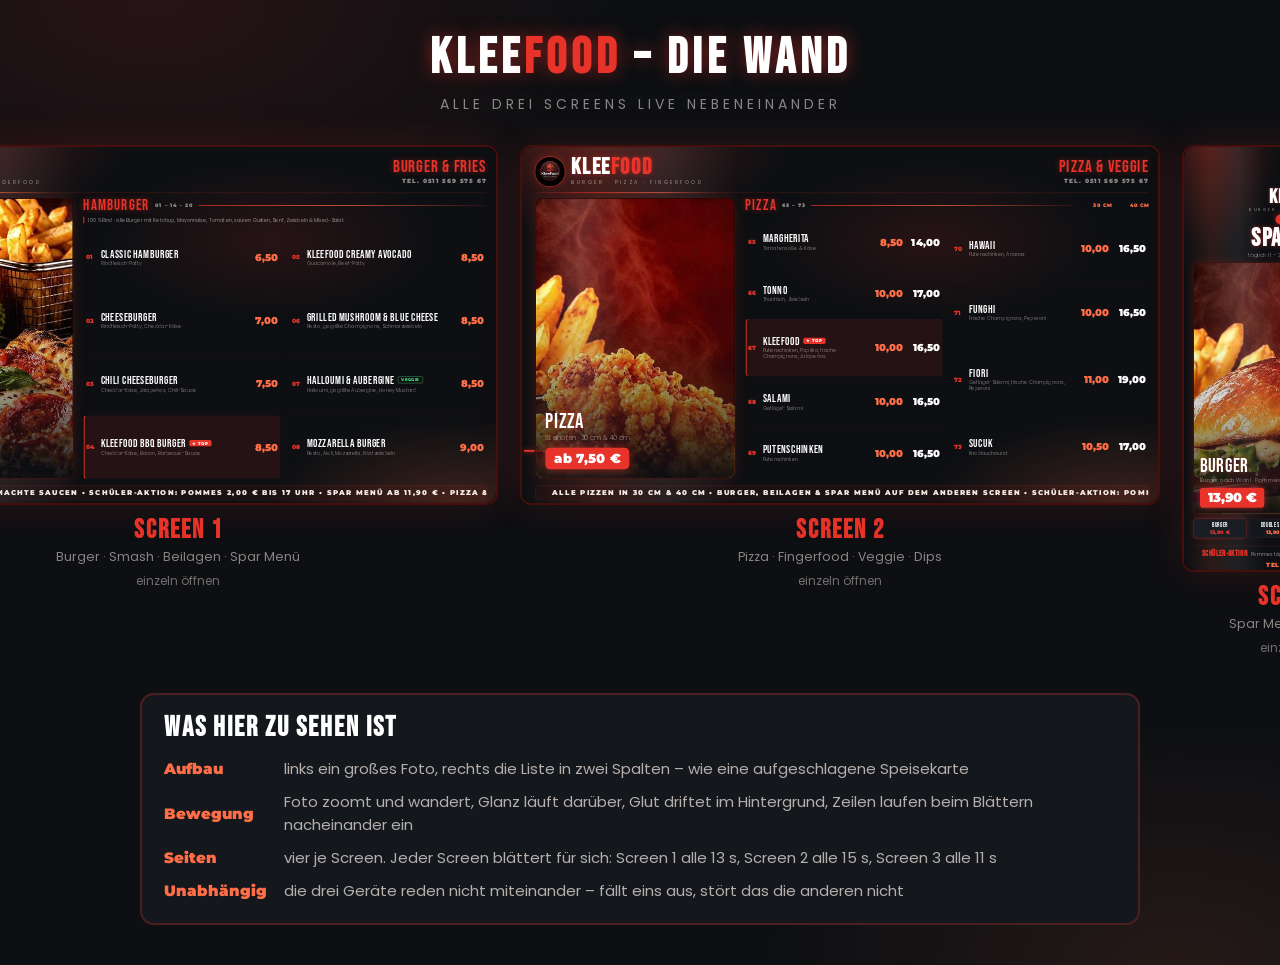
<file: wand.html>
<!DOCTYPE html>
<html lang="de">
<head>
<meta charset="UTF-8">
<title>KLEEFOOD – alle drei Screens nebeneinander</title>
<link href="https://fonts.googleapis.com/css2?family=Bebas+Neue&family=Montserrat:wght@900&family=Poppins:wght@300;600&display=swap" rel="stylesheet">
<style>
/* ============================================================================
   WAND-ANSICHT – zeigt die drei Screens so, wie sie im Laden hängen.
   Jeder Screen läuft hier als echte Seite in einem Rahmen, nicht als Bild:
   Seitenwechsel und Lichtwelle sind also live zu sehen. Die Welle wandert
   von links nach rechts durch alle drei.
   Nur zum Anschauen – auf den TVs wird weiterhin die jeweilige Seite direkt
   aufgerufen.
   ========================================================================= */
*{margin:0;padding:0;box-sizing:border-box;}
body{
  min-height:100vh;background:#0D0F12;color:#fff;
  font-family:'Poppins',system-ui,Arial,sans-serif;padding:28px 24px 40px;
  background-image:
    radial-gradient(60% 46% at 12% 0%,  rgba(231,51,41,.12), transparent 60%),
    radial-gradient(54% 42% at 92% 100%,rgba(255,110,71,.10), transparent 60%);
}
h1{
  font-family:'Bebas Neue',sans-serif;font-size:50px;letter-spacing:5px;text-align:center;
  text-shadow:0 0 18px rgba(231,51,41,.5);
}
h1 em{font-style:normal;color:#E73329;}
.unter{text-align:center;color:rgba(236,226,220,.56);font-size:14px;letter-spacing:4px;
  text-transform:uppercase;margin-top:6px;}

.wand{display:flex;align-items:flex-start;justify-content:center;margin-top:30px;}
.platz{margin:0 11px;}
.rahmen{
  position:relative;overflow:hidden;border-radius:12px;background:#000;
  border:2px solid rgba(231,51,41,.3);box-shadow:0 0 40px rgba(231,51,41,.14);
}
.rahmen iframe{border:0;display:block;transform-origin:top left;}
.quer  .rahmen{width:640px;height:360px;}            /* 1920x1080 auf ein Drittel */
.quer  iframe{width:1920px;height:1080px;transform:scale(0.3333);}
.hoch  .rahmen{width:240px;height:427px;}            /* 1080x1920 auf 22 %        */
.hoch  iframe{width:1080px;height:1920px;transform:scale(0.2222);}

.beschriftung{text-align:center;margin-top:10px;}
.beschriftung b{font-family:'Bebas Neue',sans-serif;font-size:26px;letter-spacing:2px;color:#E73329;}
.beschriftung span{display:block;font-size:12.5px;color:rgba(236,226,220,.56);margin-top:2px;}
.beschriftung a{display:inline-block;margin-top:6px;font-size:12px;color:rgba(236,226,220,.45);text-decoration:none;}
.beschriftung a:hover{color:#FF6E47;}

.takt{
  max-width:1000px;margin:34px auto 0;border:2px solid rgba(231,51,41,.26);border-radius:14px;
  padding:16px 22px;background:#14181d;
}
.takt .zeile{display:flex;align-items:center;font-size:15px;color:rgba(236,226,220,.75);padding:5px 0;}
.takt .zeile b{font-family:'Montserrat',sans-serif;font-weight:900;color:#FF6E47;width:120px;flex:none;}
.takt h2{font-family:'Bebas Neue',sans-serif;font-size:28px;letter-spacing:2px;margin-bottom:8px;color:#fff;}
#uhr{font-family:'Montserrat',sans-serif;font-weight:900;color:#E73329;}
</style>
</head>
<body>

<h1>KLEE<em>FOOD</em> – DIE WAND</h1>
<p class="unter">Alle drei Screens live nebeneinander</p>

<div class="wand">
  <div class="platz quer">
    <div class="rahmen"><iframe src="screen_left.html" title="Screen 1"></iframe></div>
    <div class="beschriftung">
      <b>SCREEN 1</b><span>Burger · Smash · Beilagen · Spar Menü</span>
      <a href="screen_left.html" target="_blank">einzeln öffnen</a>
    </div>
  </div>

  <div class="platz quer">
    <div class="rahmen"><iframe src="screen_right.html" title="Screen 2"></iframe></div>
    <div class="beschriftung">
      <b>SCREEN 2</b><span>Pizza · Fingerfood · Veggie · Dips</span>
      <a href="screen_right.html" target="_blank">einzeln öffnen</a>
    </div>
  </div>

  <div class="platz hoch">
    <div class="rahmen"><iframe src="screen_portrait.html" title="Screen 3"></iframe></div>
    <div class="beschriftung">
      <b>SCREEN 3</b><span>Spar Menüs · hochkant</span>
      <a href="screen_portrait.html" target="_blank">einzeln öffnen</a>
    </div>
  </div>
</div>

<div class="takt">
  <h2>WAS HIER ZU SEHEN IST</h2>
  <div class="zeile"><b>Aufbau</b>links ein großes Foto, rechts die Liste in zwei Spalten – wie eine aufgeschlagene Speisekarte</div>
  <div class="zeile"><b>Bewegung</b>Foto zoomt und wandert, Glanz läuft darüber, Glut driftet im Hintergrund, Zeilen laufen beim Blättern nacheinander ein</div>
  <div class="zeile"><b>Seiten</b>vier je Screen. Jeder Screen blättert für sich: Screen 1 alle 13 s, Screen 2 alle 15 s, Screen 3 alle 11 s</div>
  <div class="zeile"><b>Unabhängig</b>die drei Geräte reden nicht miteinander – fällt eins aus, stört das die anderen nicht</div>
</div>

</body>
</html>
</file>
<file: board.css>
/* ============================================================================
   KLEEFOOD – TV-MENÜBOARD, MAGAZIN-DESIGN
   Komplett neu aufgebaut.

   Aufbau je Seite: links ein großes stehendes Foto, rechts die Liste in zwei
   Spalten. Wie eine aufgeschlagene Speisekarte.

   Farben wie auf dem Aufsteller: schwarzer Grund, Rot, Rot-Orange, Creme.

   Bewegung: dauernd etwas in Bewegung. Alles läuft ausschließlich über
   transform und opacity – das erledigt die Grafikeinheit, der Fire TV Stick
   muss dafür nichts neu zeichnen.

   Bewusst NICHT benutzt, weil der Silk-Browser älterer Fire TV Sticks das
   nicht kennt: inset, flex-gap, place-items, mask-image, filter,
   backdrop-filter, aspect-ratio.
   ========================================================================= */

:root{
  /* Farben vom KleeFood-Aufsteller */
  --nacht:  #0D0F12;
  --panel:  #14181d;
  --panel2: #191e24;
  --rot:    #E73329;
  --orange: #FF6E47;
  --creme:  #F3E9E1;
  --weiss:  #ffffff;
  --grau:   rgba(236,226,220,.58);
  --linie:  rgba(231,51,41,.24);
  --gruen:  #4FD97A;
}

*{margin:0;padding:0;box-sizing:border-box;}
html,body{width:100%;height:100%;overflow:hidden;background:#000;}

/* ------------------------------------------------------------------ Bühne */
#stage{
  position:absolute;top:50%;left:50%;
  transform-origin:center center;overflow:hidden;
  font-family:'Poppins',system-ui,Arial,sans-serif;color:var(--weiss);
  background:var(--nacht);
  display:flex;flex-direction:column;
}
#stage.quer{width:1920px;height:1080px;margin:-540px 0 0 -960px;padding:22px 40px 16px;}
#stage.hoch{width:1080px;height:1920px;margin:-960px 0 0 -540px;padding:30px 42px 24px;}

/* Alles Inhaltliche liegt über den beiden Bewegungsebenen */
#stage > *:not(#glut):not(#streifen){position:relative;z-index:1;}

/* Bewegung 1 – Glut im Hintergrund, driftet unablässig sehr langsam */
#glut{
  position:absolute;top:-10%;left:-10%;right:-10%;bottom:-10%;z-index:0;
  background:
    radial-gradient(44% 36% at 16% 6%,  rgba(231,51,41,.26), transparent 62%),
    radial-gradient(40% 34% at 86% 92%, rgba(255,110,71,.20), transparent 62%),
    radial-gradient(34% 28% at 62% 30%, rgba(231,51,41,.12), transparent 64%);
  animation:glutdrift 34s ease-in-out infinite alternate;
}
@keyframes glutdrift{
  from{transform:translate3d(-26px,-18px,0) scale(1.02);}
  to  {transform:translate3d( 26px, 18px,0) scale(1.09);}
}

/* Bewegung 2 – Lichtstreifen wischt schräg über die ganze Fläche */
#streifen{
  position:absolute;top:-30%;left:0;width:34%;height:160%;z-index:0;
  background:linear-gradient(90deg,transparent,rgba(255,110,71,.12),rgba(255,255,255,.07),transparent);
  animation:wisch 9s linear infinite;
}
@keyframes wisch{
  0%  {transform:translate3d(-130%,0,0) skewX(-16deg);}
  55% {transform:translate3d(330%,0,0)  skewX(-16deg);}
  100%{transform:translate3d(330%,0,0)  skewX(-16deg);}
}

/* ------------------------------------------------------------------- Kopf */
header{display:flex;align-items:center;flex:none;height:104px;}
header .logo{
  width:88px;height:88px;flex:none;border-radius:50%;object-fit:cover;margin-right:20px;
  box-shadow:0 0 0 2px rgba(231,51,41,.6), 0 0 28px rgba(231,51,41,.35);
  animation:logopuls 6s ease-in-out infinite alternate;
}
@keyframes logopuls{from{transform:scale(1);}to{transform:scale(1.05);}}

.marke h1{
  font-family:'Bebas Neue',sans-serif;font-size:70px;line-height:.86;letter-spacing:4px;
  color:var(--weiss);text-shadow:0 0 16px rgba(231,51,41,.5);
}
.marke h1 em{font-style:normal;color:var(--rot);}
.marke p{font-size:15px;letter-spacing:7px;text-transform:uppercase;color:var(--grau);margin-top:5px;}

.kopf-rechts{margin-left:auto;text-align:right;}
.kopf-rechts .gross{
  font-family:'Bebas Neue',sans-serif;font-size:50px;letter-spacing:3px;line-height:1;color:var(--rot);
  text-shadow:0 0 18px rgba(231,51,41,.5);
}
.kopf-rechts .klein{
  font-family:'Montserrat',sans-serif;font-size:18px;font-weight:900;letter-spacing:3px;
  color:var(--grau);margin-top:7px;
}

/* Dünner Leuchtstrich unter dem Kopf, der dauernd durchläuft */
.kopflinie{
  flex:none;height:3px;margin-top:10px;overflow:hidden;background:rgba(231,51,41,.16);border-radius:3px;
}
.kopflinie i{
  display:block;width:30%;height:100%;border-radius:3px;
  background:linear-gradient(90deg,transparent,var(--rot),var(--orange),transparent);
  animation:linielauf 7s linear infinite;
}
@keyframes linielauf{
  from{transform:translate3d(-110%,0,0);}
  to  {transform:translate3d(440%,0,0);}
}

/* ------------------------------------------------------------- Seitenlauf */
#seiten{position:relative;flex:1;min-height:0;margin-top:14px;}
.seite{
  position:absolute;top:0;left:0;right:0;bottom:0;
  opacity:0;visibility:hidden;transition:opacity .5s ease;
}
.seite.aktiv{opacity:1;visibility:visible;}

/* Magazin: links Foto, rechts Liste */
.buehne{height:100%;display:flex;}

/* ----------------------------------------------------------- Foto-Spalte */
.fotospalte{
  width:600px;flex:none;margin-right:30px;position:relative;overflow:hidden;
  border-radius:22px;background:#000;border:2px solid var(--linie);
  box-shadow:0 0 44px rgba(231,51,41,.16);
}
.seite.aktiv .fotospalte{animation:fotorein .7s cubic-bezier(.22,1,.36,1) both;}
@keyframes fotorein{
  from{opacity:0;transform:translate3d(-40px,0,0);}
  to  {opacity:1;transform:none;}
}

/* Bewegung 3 – das Foto wandert und zoomt ohne Unterbrechung */
.fotospalte .foto{
  position:absolute;top:0;left:0;right:0;bottom:0;
  background-position:center;background-size:cover;background-repeat:no-repeat;
  animation:kenburns 26s ease-in-out infinite alternate;
}
@keyframes kenburns{
  from{transform:scale(1.04) translate3d(0,0,0);}
  to  {transform:scale(1.18) translate3d(-26px,-16px,0);}
}

/* Bewegung 4 – Glanz wandert schräg über das Foto */
.fotospalte .glanz{
  position:absolute;top:-30%;left:0;width:46%;height:160%;
  background:linear-gradient(90deg,transparent,rgba(255,255,255,.16),transparent);
  animation:glanzlauf 7s ease-in-out infinite;
}
@keyframes glanzlauf{
  0%  {transform:translate3d(-150%,0,0) skewX(-18deg);}
  48% {transform:translate3d(260%,0,0)  skewX(-18deg);}
  100%{transform:translate3d(260%,0,0)  skewX(-18deg);}
}

.fotospalte .blende{
  position:absolute;top:0;left:0;right:0;bottom:0;
  background:linear-gradient(0deg,rgba(13,15,18,.96) 0%,rgba(13,15,18,.18) 44%,transparent 68%);
}
.fotospalte .text{position:absolute;left:28px;right:28px;bottom:26px;}
.fotospalte .t{
  font-family:'Bebas Neue',sans-serif;font-size:62px;line-height:.98;letter-spacing:2px;
  text-shadow:0 0 22px rgba(231,51,41,.5);
}
.fotospalte .u{
  font-weight:300;font-size:20px;color:var(--grau);margin-top:6px;line-height:1.25;
}
.fotospalte .p{
  display:inline-block;margin-top:16px;
  font-family:'Montserrat',sans-serif;font-weight:900;font-size:40px;color:var(--weiss);
  background:var(--rot);padding:8px 26px;border-radius:14px;
  box-shadow:0 0 34px rgba(231,51,41,.6);
  animation:preispuls 3.2s ease-in-out infinite alternate;
}
@keyframes preispuls{
  from{transform:scale(1);}
  to  {transform:scale(1.06);}
}

/* ---------------------------------------------------------- Listen-Spalte */
.listespalte{flex:1;min-width:0;display:flex;flex-direction:column;}
.listespalte > * + *{margin-top:18px;}

.block{flex:1 1 auto;min-height:0;display:flex;flex-direction:column;}

/* Kategorie-Kopf mit Balken, der beim Seitenwechsel aufzieht */
.kopfzeile{display:flex;align-items:center;flex:none;margin-bottom:10px;}
.titel{
  font-family:'Bebas Neue',sans-serif;font-size:46px;letter-spacing:3px;line-height:1;
  color:var(--rot);flex:none;text-shadow:0 0 18px rgba(231,51,41,.5);
}
.nummern{
  font-family:'Montserrat',sans-serif;font-size:14px;font-weight:900;letter-spacing:3px;
  color:var(--grau);margin-left:16px;white-space:nowrap;flex:none;
}
.strich{flex:1;height:2px;margin-left:16px;overflow:hidden;background:rgba(231,51,41,.18);}
.strich i{
  display:block;height:100%;background:linear-gradient(90deg,var(--rot),var(--orange),transparent);
  transform-origin:left center;
}
.seite.aktiv .strich i{animation:strichauf .9s cubic-bezier(.22,1,.36,1) .15s both;}
@keyframes strichauf{from{transform:scaleX(0);}to{transform:scaleX(1);}}

.groessen{display:flex;margin-left:16px;flex:none;}
.groessen span{
  width:98px;text-align:right;font-family:'Montserrat',sans-serif;font-size:14px;font-weight:900;
  letter-spacing:2px;color:var(--orange);text-transform:uppercase;
}
.groessen span + span{margin-left:12px;}

.hinweis{
  flex:none;font-size:15px;line-height:1.3;color:var(--grau);
  border-left:3px solid var(--rot);padding-left:11px;margin-bottom:8px;
}
.fuss{
  flex:none;font-family:'Montserrat',sans-serif;font-size:16px;font-weight:900;letter-spacing:2px;
  color:var(--orange);padding-top:8px;
}

/* Zwei Spalten nebeneinander – das Magazin-Prinzip */
.spalten{flex:1 1 auto;min-height:0;display:flex;}
.spalte{flex:1 1 0%;min-width:0;display:flex;flex-direction:column;}
.spalte + .spalte{margin-left:26px;}

/* ---------------------------------------------------------------- Gericht */
.zeile{
  display:flex;align-items:center;flex:1 1 auto;min-height:0;
  padding:4px 8px;border-radius:9px;position:relative;
}
.zeile + .zeile{border-top:1px solid rgba(231,51,41,.11);}

/* Bewegung 5 – beim Seitenwechsel laufen die Zeilen nacheinander ein */
.seite.aktiv .zeile{animation:zeilerein .5s cubic-bezier(.22,1,.36,1) calc(.18s + var(--i,0) * .05s) both;}
@keyframes zeilerein{
  from{opacity:0;transform:translate3d(26px,0,0);}
  to  {opacity:1;transform:none;}
}

.zeile .nr{
  font-family:'Montserrat',sans-serif;font-weight:900;font-size:18px;color:var(--rot);
  width:34px;flex:none;margin-right:10px;
}
.zeile .text{flex:1;min-width:0;}
.zeile .name{font-family:'Bebas Neue',sans-serif;font-size:34px;letter-spacing:1px;line-height:1.04;}
.zeile .zutaten{font-size:15px;font-weight:300;color:var(--grau);line-height:1.2;margin-top:1px;}
.zeile .preis{
  font-family:'Montserrat',sans-serif;font-weight:900;font-size:30px;color:var(--orange);
  width:98px;text-align:right;flex:none;white-space:nowrap;margin-left:12px;
}
.zeile .preis.zwei{color:var(--weiss);}

/* Bestseller – Hintergrund atmet leicht */
.zeile.top{background:rgba(231,51,41,.11);box-shadow:inset 4px 0 0 var(--rot);}
.seite.aktiv .zeile.top{animation:zeilerein .5s cubic-bezier(.22,1,.36,1) calc(.18s + var(--i,0) * .05s) both,
                                  topatmen 4s ease-in-out 1s infinite alternate;}
@keyframes topatmen{
  from{box-shadow:inset 4px 0 0 var(--rot), 0 0 0 rgba(231,51,41,0);}
  to  {box-shadow:inset 4px 0 0 var(--rot), 0 0 30px rgba(231,51,41,.3);}
}

.schild{
  font-family:'Montserrat',sans-serif;font-size:12px;font-weight:900;letter-spacing:1.3px;
  padding:2px 9px;border-radius:5px;margin-left:10px;vertical-align:middle;white-space:nowrap;
}
.schild.top{background:var(--rot);color:#fff;}
.schild.veg{border:1px solid var(--gruen);color:var(--gruen);}
.schild.neu{background:var(--orange);color:#14181d;}

/* ------------------------------------------------------------ Dips, Raster */
.dipraster{flex:1 1 auto;min-height:0;display:flex;flex-wrap:wrap;}
.dip{
  width:50%;display:flex;align-items:baseline;padding:5px 16px 5px 0;
  font-size:21px;color:rgba(255,255,255,.88);
}
.seite.aktiv .dip{animation:zeilerein .5s cubic-bezier(.22,1,.36,1) calc(.22s + var(--i,0) * .045s) both;}
.dip span{flex:1;min-width:0;overflow:hidden;text-overflow:ellipsis;white-space:nowrap;}
.dip b{font-family:'Montserrat',sans-serif;font-weight:900;font-size:22px;color:var(--orange);margin-left:10px;}

/* ------------------------------------------------------------ Schüler-Aktion */
.aktion{
  flex:none;display:flex;align-items:center;flex-wrap:wrap;
  background:var(--creme);color:#2a1a16;border-radius:14px;padding:12px 20px;
  box-shadow:0 0 34px rgba(243,233,225,.2);
}
.aktion .k{font-family:'Montserrat',sans-serif;font-weight:900;font-size:13px;letter-spacing:2.6px;color:var(--rot);}
.aktion .w{font-family:'Bebas Neue',sans-serif;font-size:36px;letter-spacing:2px;color:var(--rot);margin:0 14px;}
.aktion .p{font-family:'Montserrat',sans-serif;font-weight:900;font-size:30px;color:var(--rot);}
.aktion .i{min-width:100%;margin-top:2px;font-size:13px;color:#6b5a52;}

/* ------------------------------------------------------------------- Fuß */
footer{flex:none;height:64px;display:flex;align-items:center;padding:10px 0 0;}
#laufband{
  flex:1;height:46px;border-radius:11px;overflow:hidden;display:flex;align-items:center;
  border:1.5px solid rgba(231,51,41,.3);background:rgba(231,51,41,.06);
}
#laufband .band{display:flex;white-space:nowrap;animation:laufen 44s linear infinite;}
#laufband .band span{
  font-family:'Montserrat',sans-serif;font-weight:900;font-size:21px;letter-spacing:4px;
  padding:0 50px;text-transform:uppercase;color:var(--creme);
}
@keyframes laufen{from{transform:translate3d(0,0,0);}to{transform:translate3d(-50%,0,0);}}

/* Seitenpunkte */
#punkte{position:absolute;right:44px;bottom:86px;z-index:6;display:flex;}
#punkte i{
  display:block;width:34px;height:5px;border-radius:99px;background:rgba(231,51,41,.22);margin-left:9px;
  transition:background .4s ease;
}
#punkte i.an{background:var(--rot);box-shadow:0 0 16px rgba(231,51,41,.8);}

/* =========================================================== Screen 3, hoch */
#stage.hoch header{display:block;text-align:center;height:auto;}
#stage.hoch header .logo{width:150px;height:150px;margin:0 auto 8px;display:block;}
#stage.hoch .marke h1{font-size:88px;letter-spacing:6px;}
#stage.hoch .marke p{font-size:18px;letter-spacing:9px;}

.hochtitel{flex:none;text-align:center;margin-top:8px;}
.hochtitel .ab{
  display:inline-block;background:var(--rot);color:var(--weiss);border-radius:999px;
  font-family:'Montserrat',sans-serif;font-weight:900;font-size:24px;letter-spacing:6px;padding:8px 32px;
  box-shadow:0 0 28px rgba(231,51,41,.5);
}
.hochtitel h2{
  font-family:'Bebas Neue',sans-serif;font-size:112px;letter-spacing:5px;line-height:.92;margin-top:10px;
  text-shadow:0 0 26px rgba(231,51,41,.5);
}
.hochtitel h2 em{font-style:normal;color:var(--rot);}
.hochtitel p{font-size:25px;font-weight:300;color:var(--grau);margin-top:5px;}

/* Hochformat-Magazin: Foto oben, Text darunter, kleine Liste am Fuß */
#stage.hoch .buehne{flex-direction:column;}
#stage.hoch .fotospalte{
  width:auto;flex:1 1 auto;min-height:0;margin:0 0 20px;
}
#stage.hoch .fotospalte .t{font-size:86px;}
#stage.hoch .fotospalte .u{font-size:26px;}
#stage.hoch .fotospalte .p{font-size:58px;padding:10px 34px;}
#stage.hoch .listespalte{flex:none;}

/* Die übrigen Menüs klein darunter */
.kleinliste{display:flex;}
.kleinmenue{
  flex:1 1 0%;min-width:0;border:1.5px solid var(--linie);border-radius:14px;
  background:var(--panel);padding:12px 14px;text-align:center;
}
.kleinmenue + .kleinmenue{margin-left:14px;}
.kleinmenue.an{border-color:var(--rot);background:var(--panel2);box-shadow:0 0 26px rgba(231,51,41,.26);}
.kleinmenue .n{
  font-family:'Bebas Neue',sans-serif;font-size:28px;letter-spacing:1px;line-height:1.05;
  overflow:hidden;text-overflow:ellipsis;white-space:nowrap;
}
.kleinmenue .pr{font-family:'Montserrat',sans-serif;font-weight:900;font-size:24px;color:var(--orange);margin-top:4px;}
.kleinmenue.an .pr{color:var(--rot);}

#hochfuss{flex:none;margin-top:16px;padding-top:14px;border-top:2px solid var(--linie);text-align:center;}
#hochfuss .zeile1{display:flex;align-items:center;justify-content:center;font-size:22px;color:var(--grau);}
#hochfuss .zeile1 b{
  font-family:'Bebas Neue',sans-serif;font-size:34px;letter-spacing:2px;color:var(--rot);margin-right:14px;
}
#hochfuss .zeile1 span{
  font-family:'Montserrat',sans-serif;font-weight:900;font-size:26px;color:var(--weiss);
  background:var(--rot);padding:4px 16px;border-radius:10px;margin-left:16px;
}
#hochfuss .tel{
  font-family:'Montserrat',sans-serif;font-weight:900;font-size:28px;letter-spacing:2px;color:var(--orange);
  margin-top:10px;
}
#stage.hoch #punkte{position:relative;right:auto;bottom:auto;justify-content:center;margin-top:14px;}
</file>
